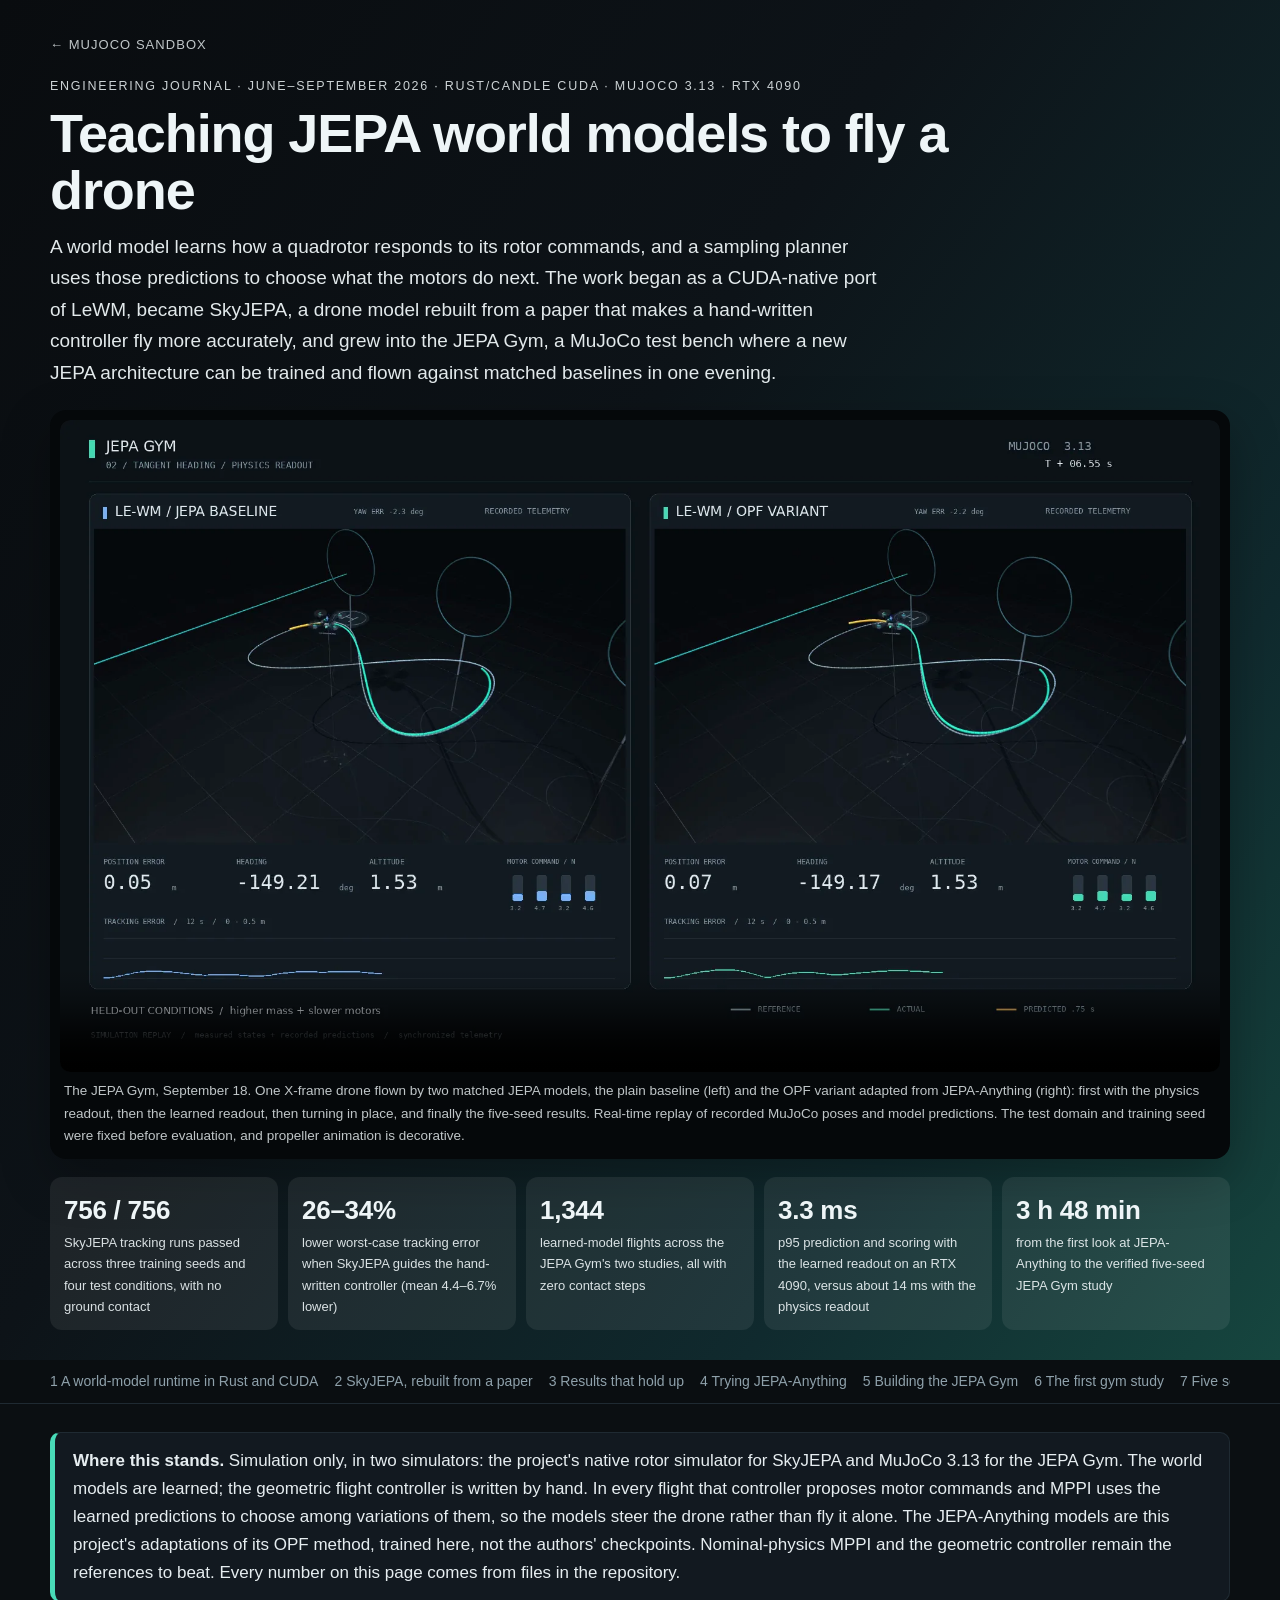
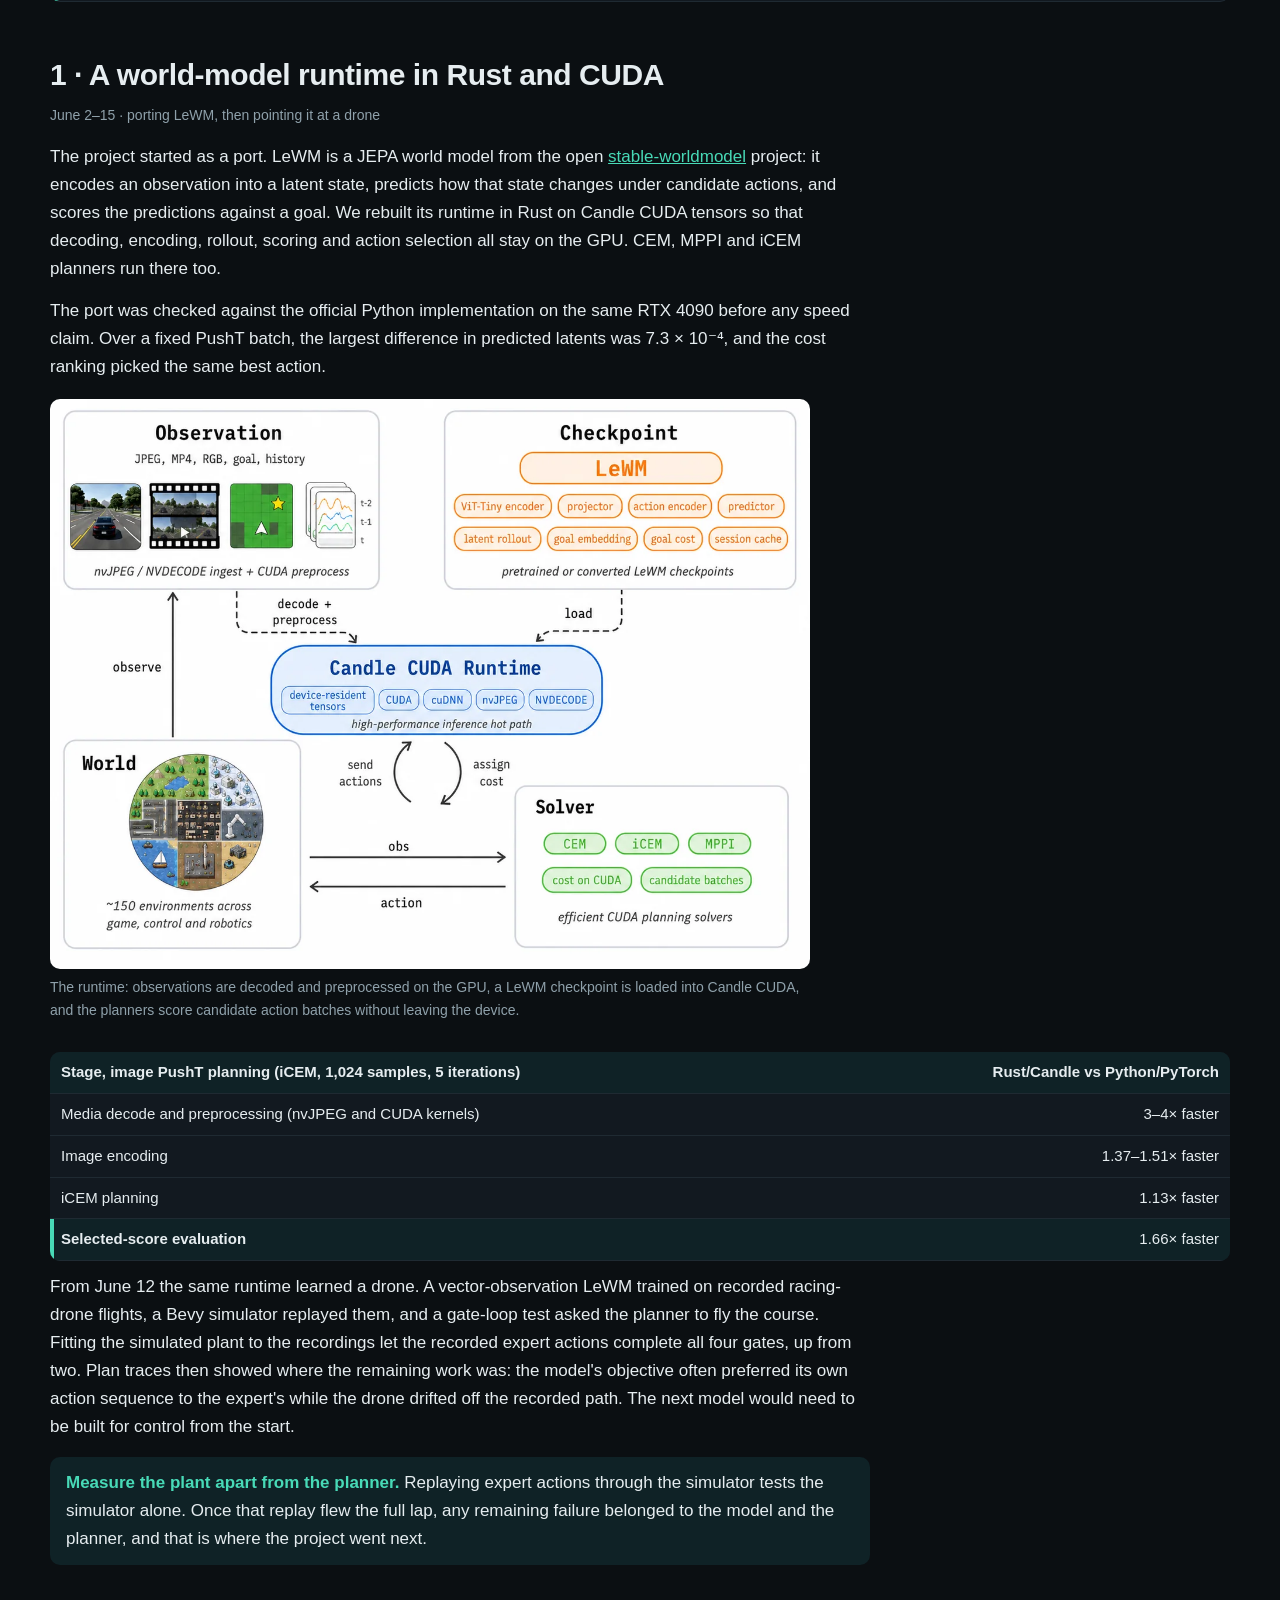
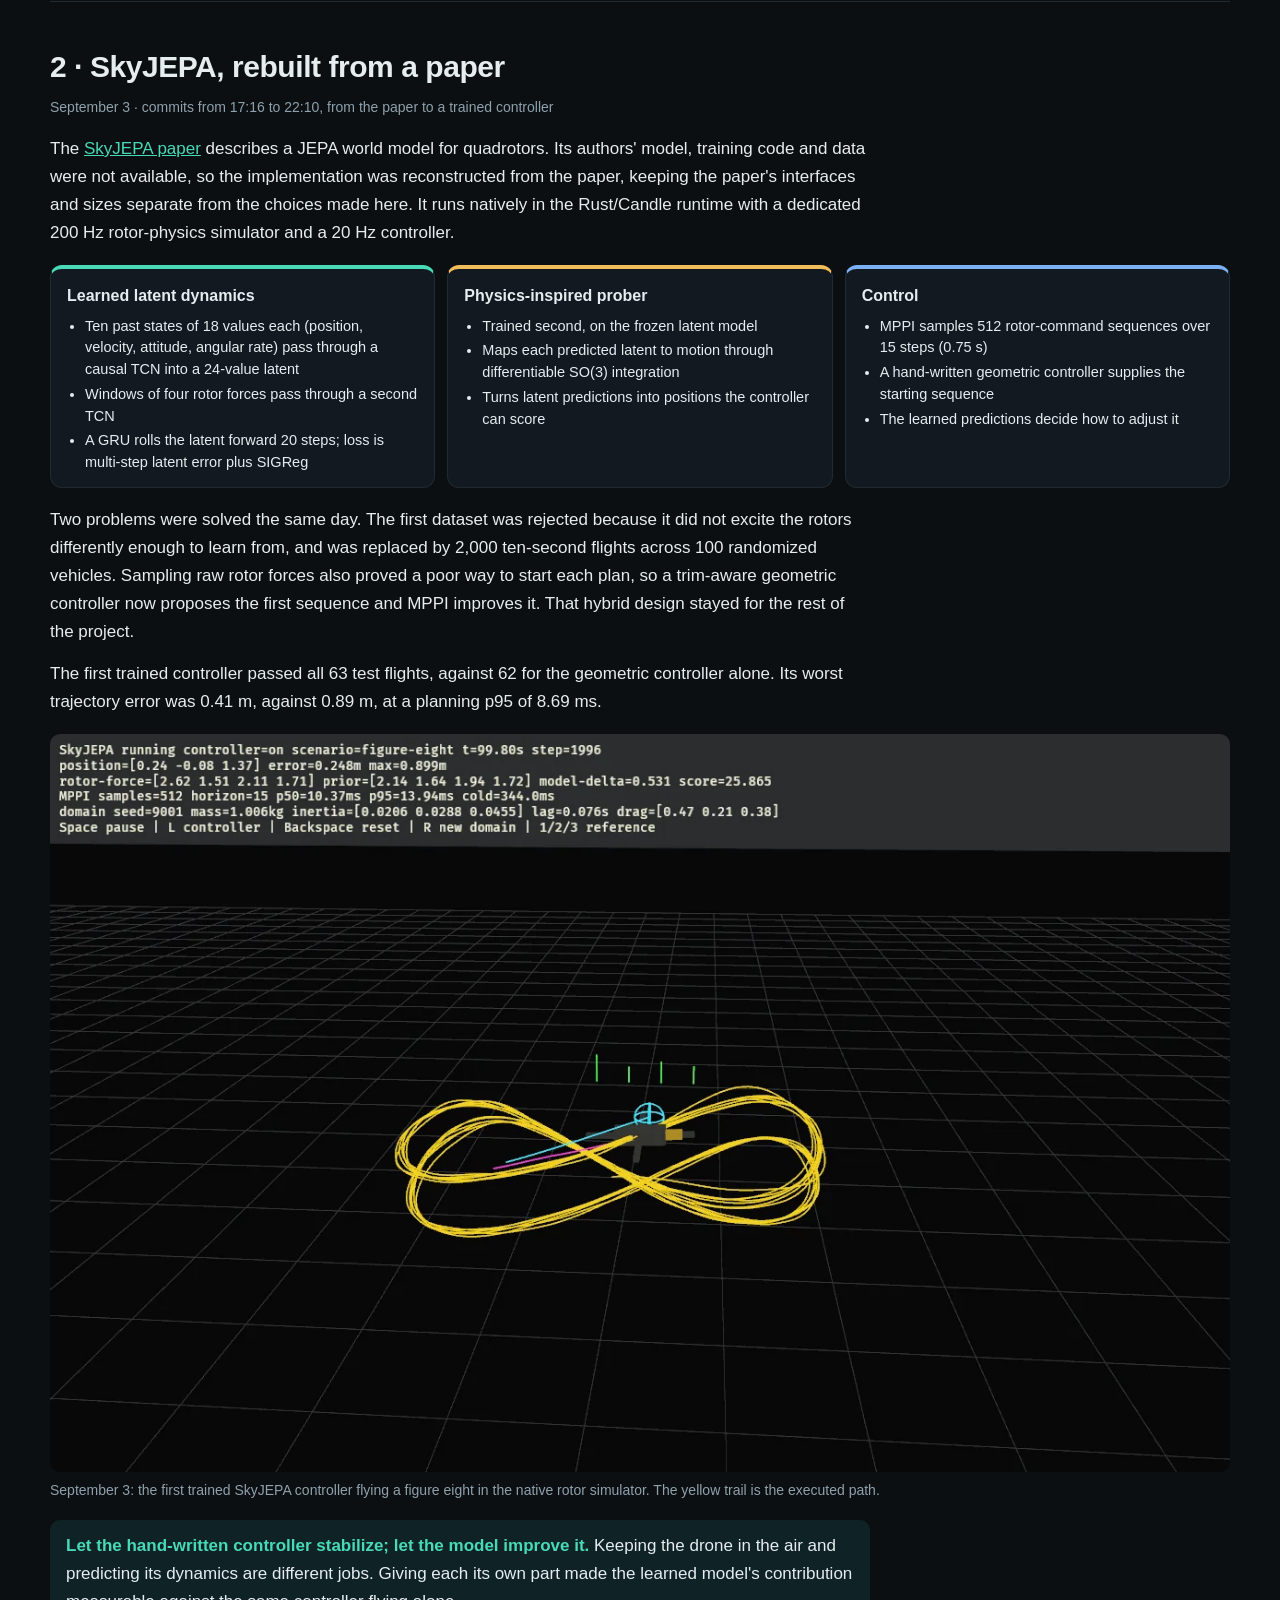
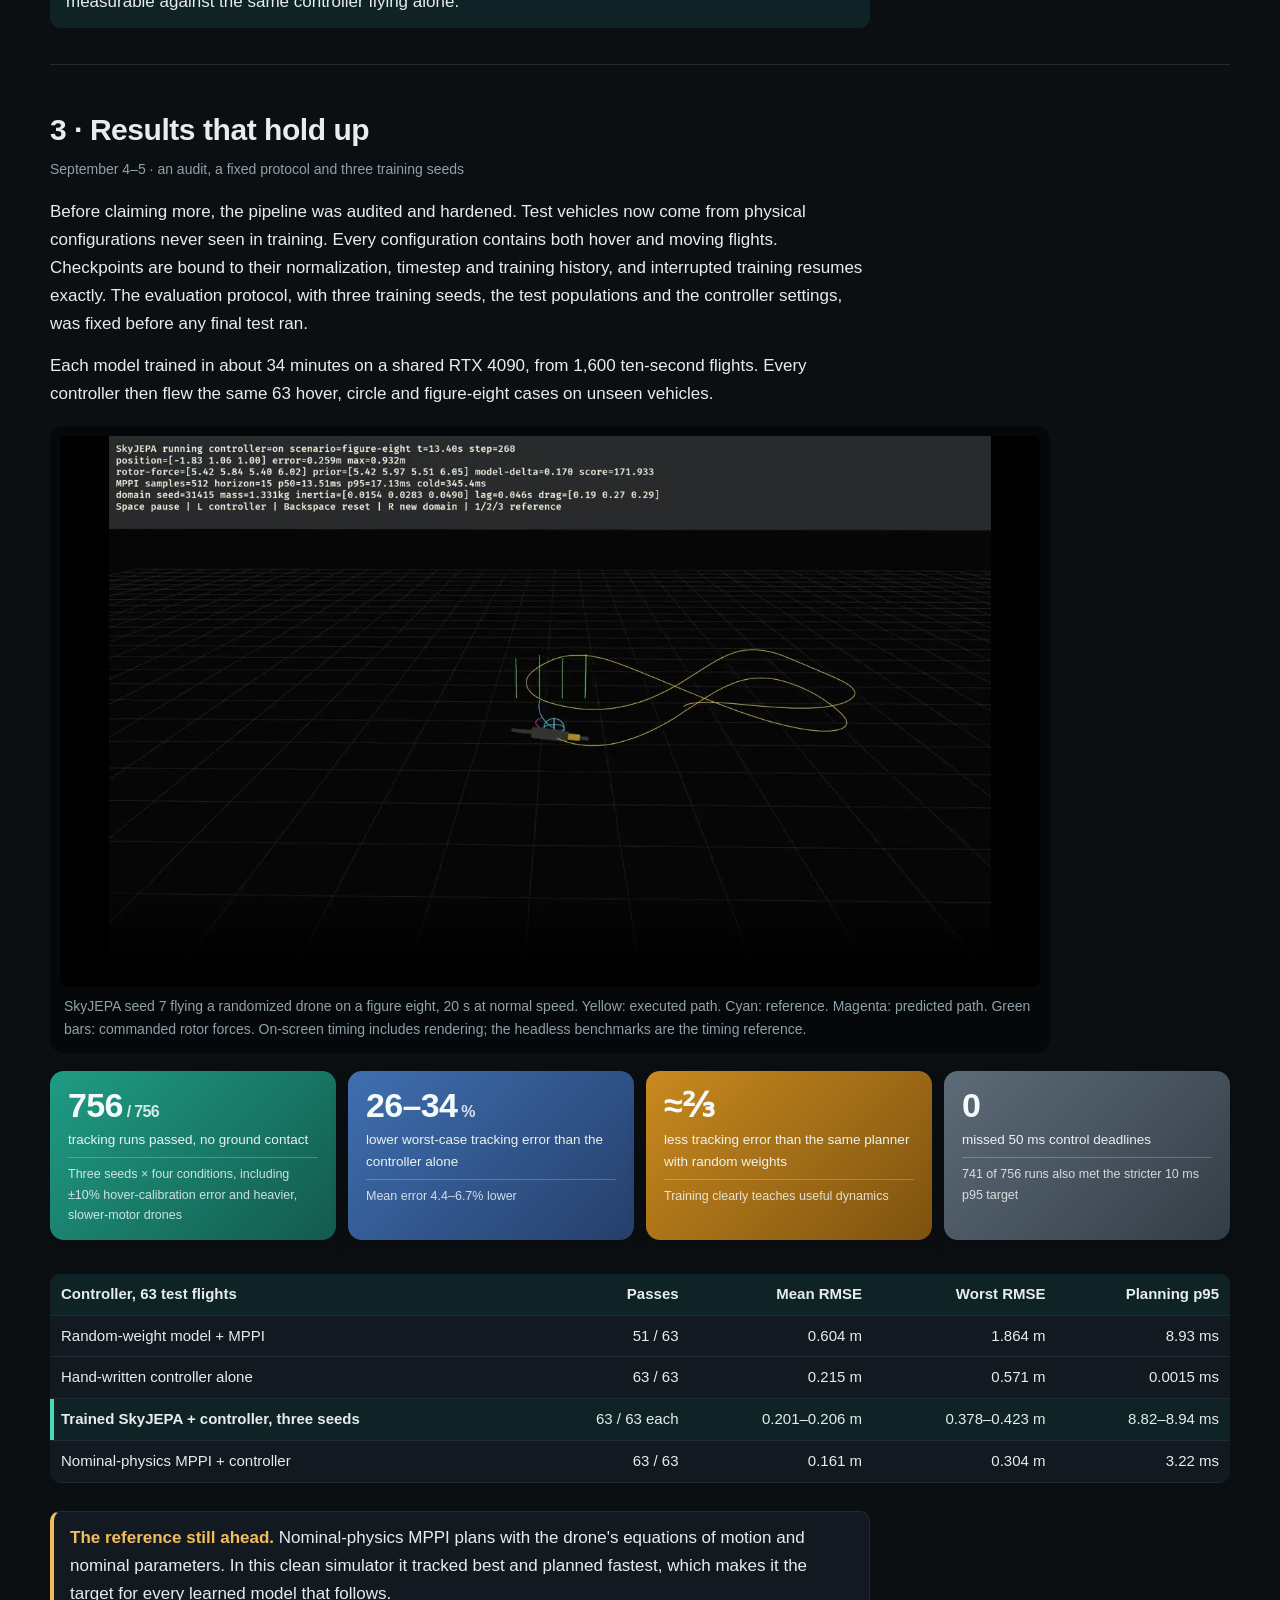
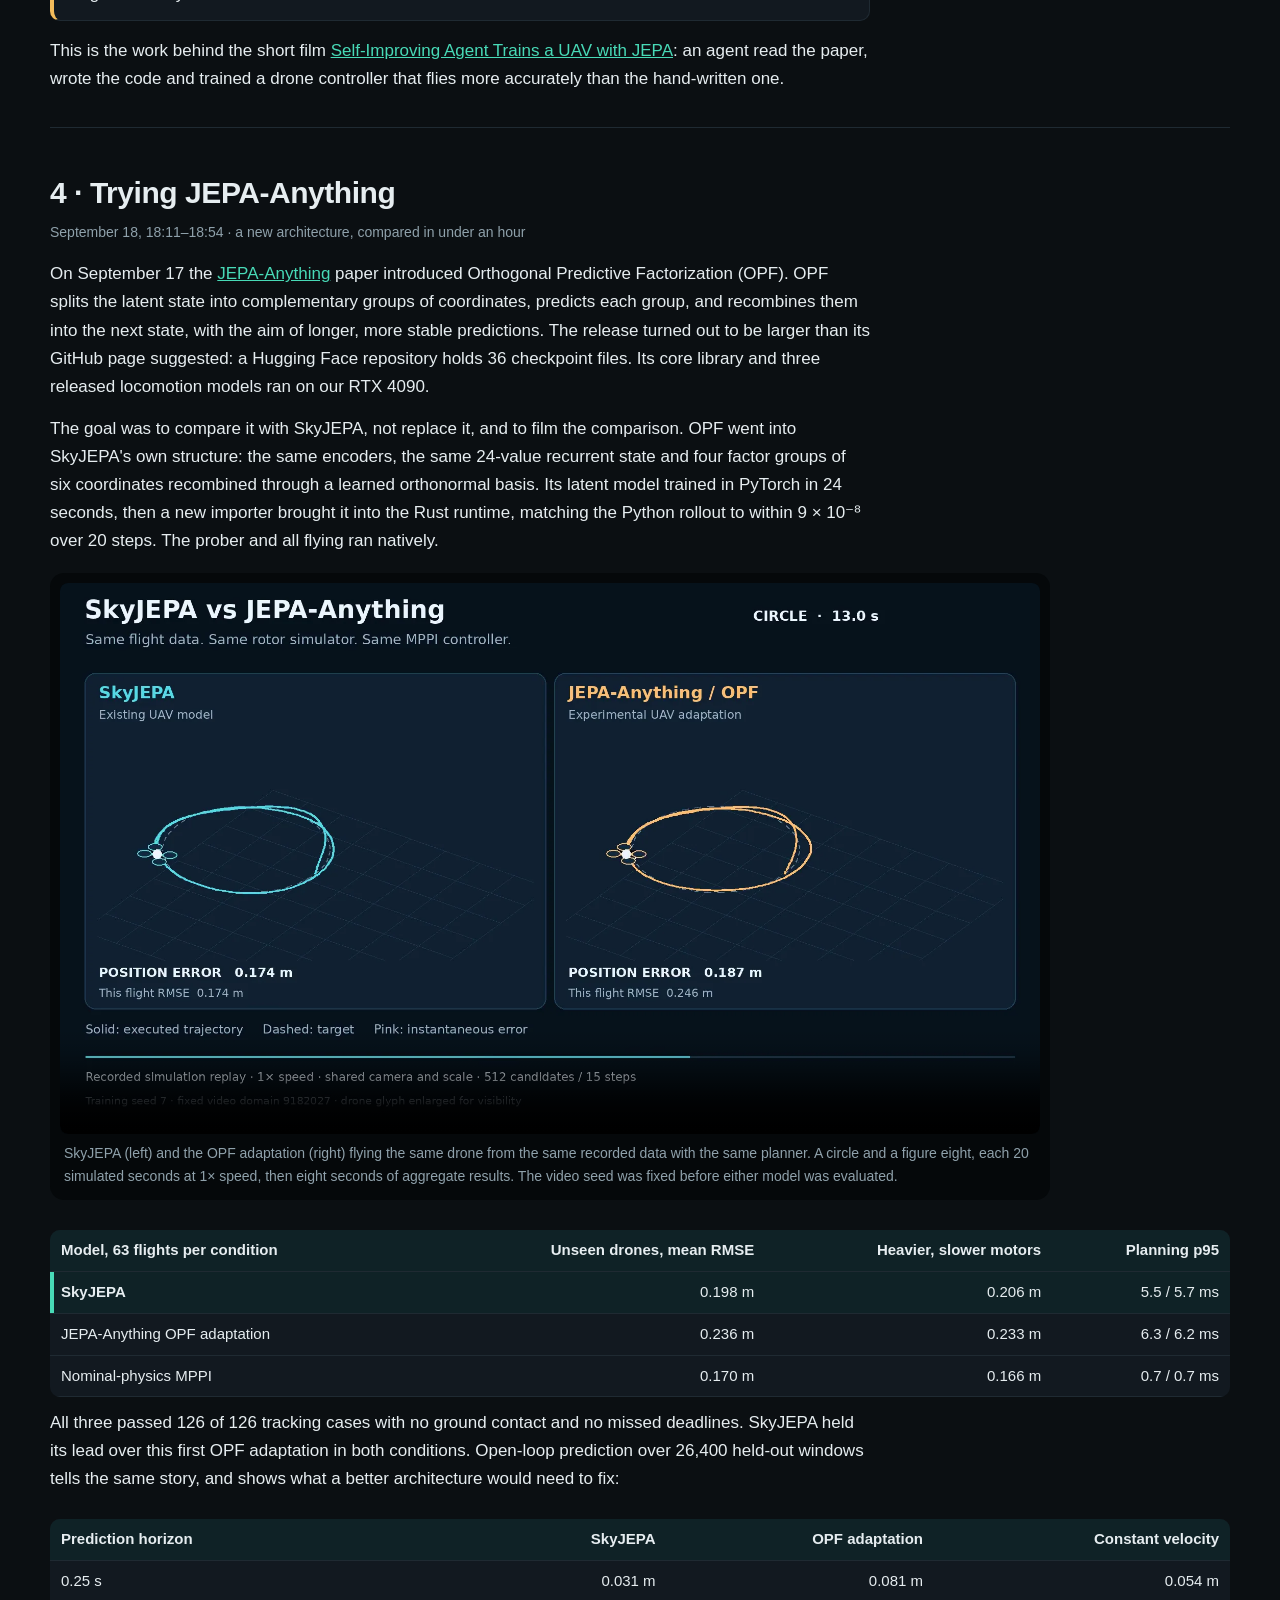
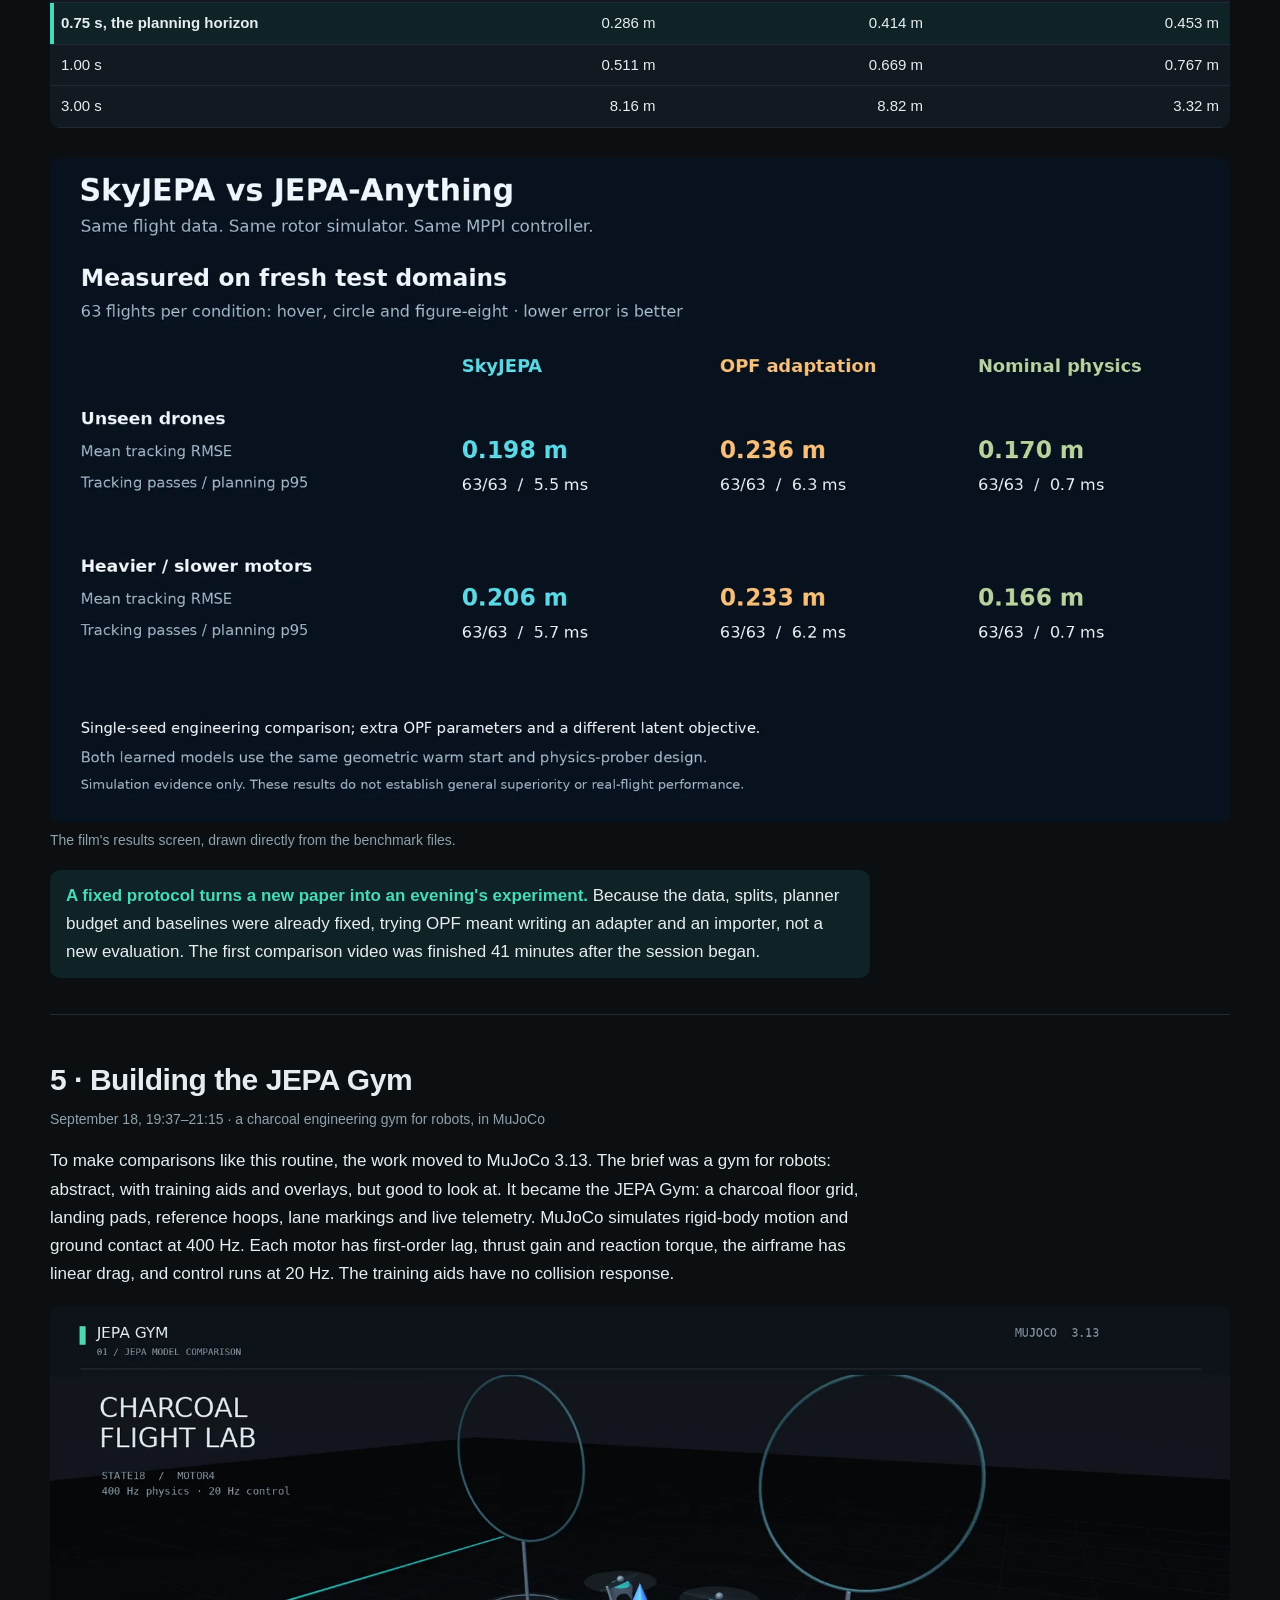
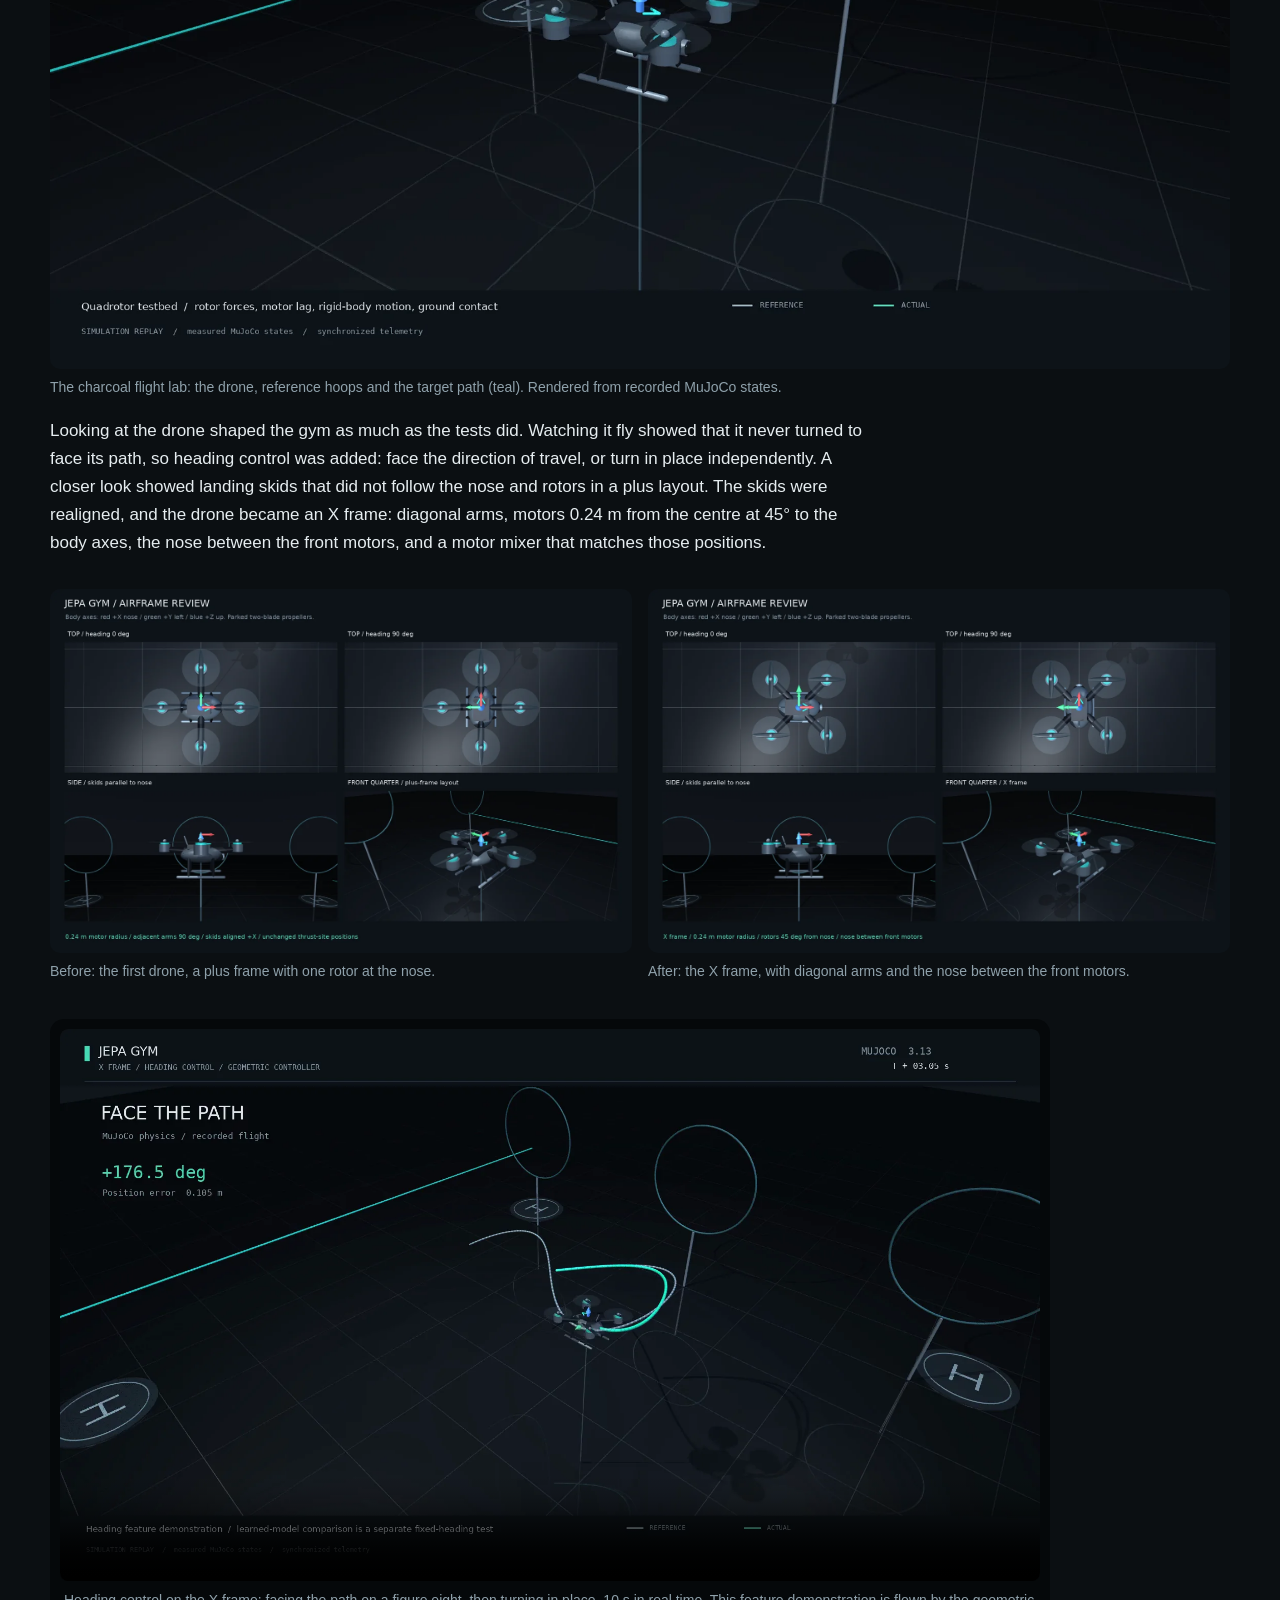
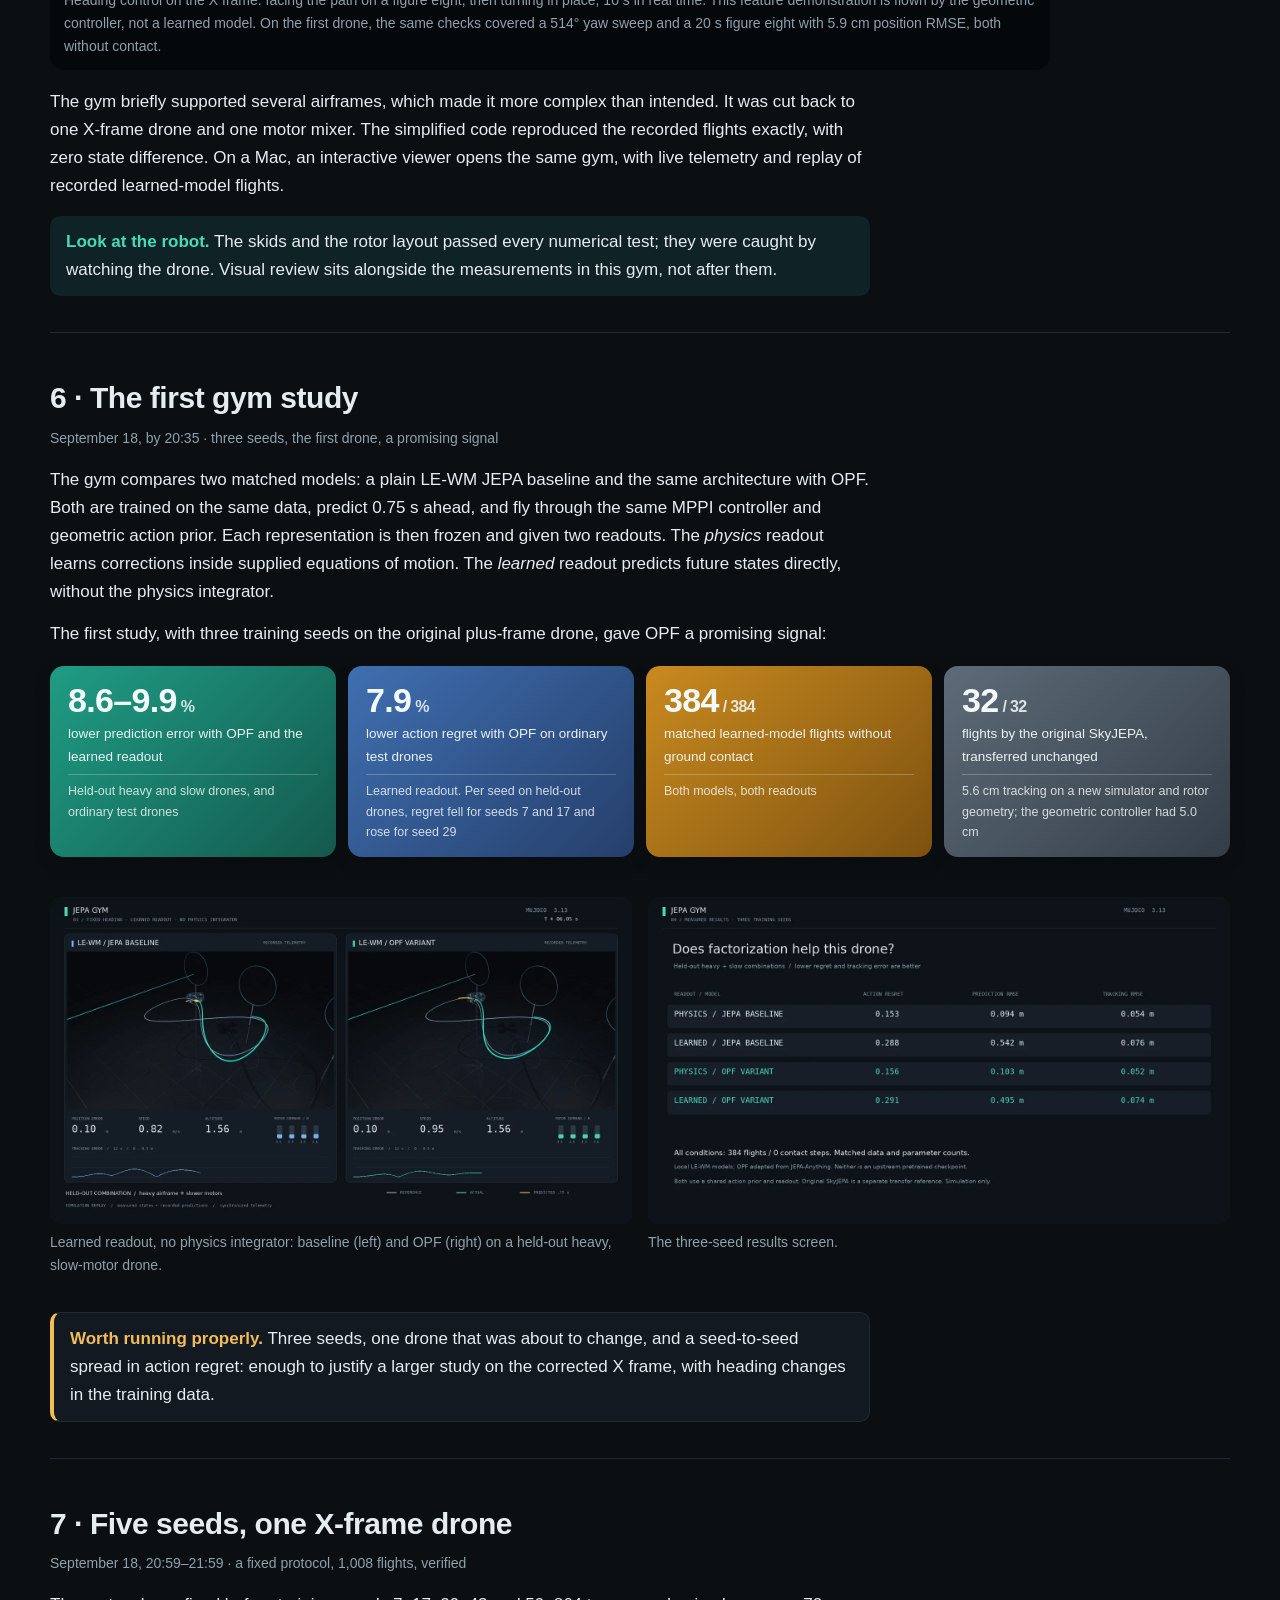
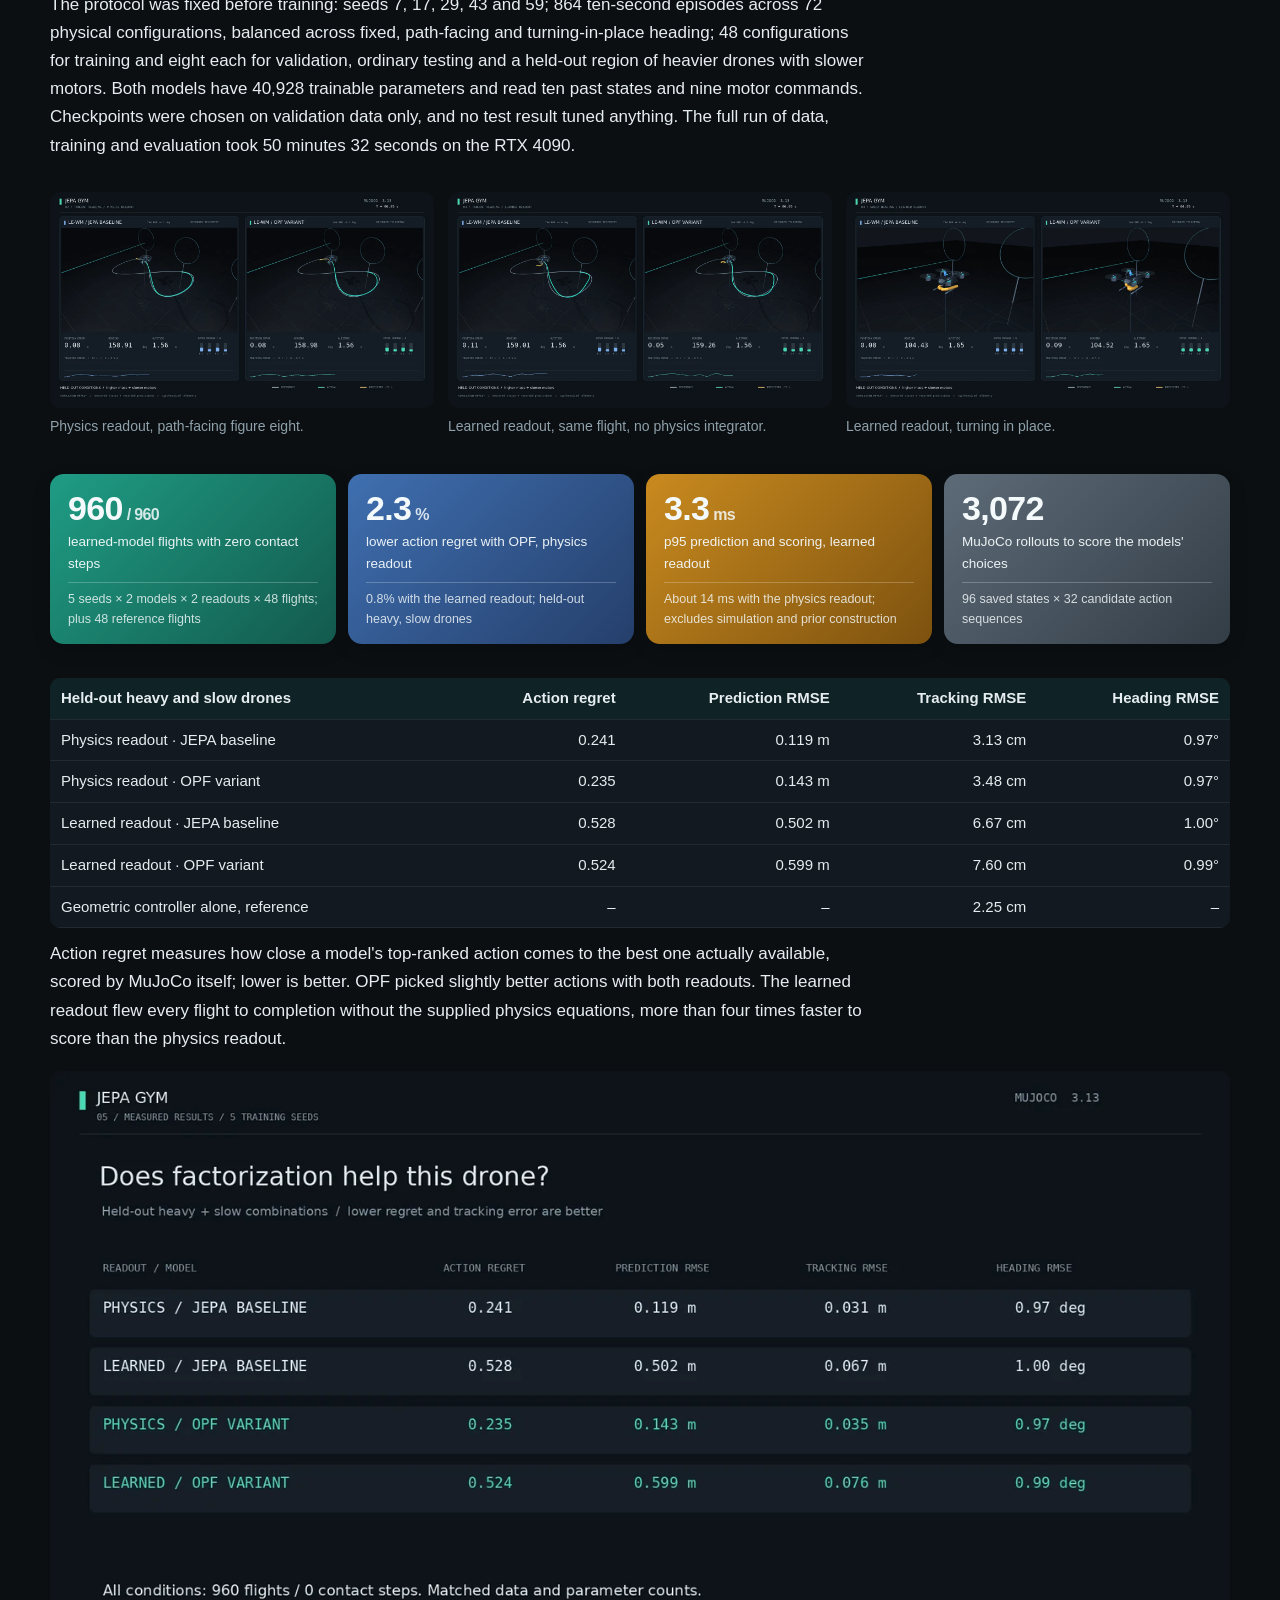
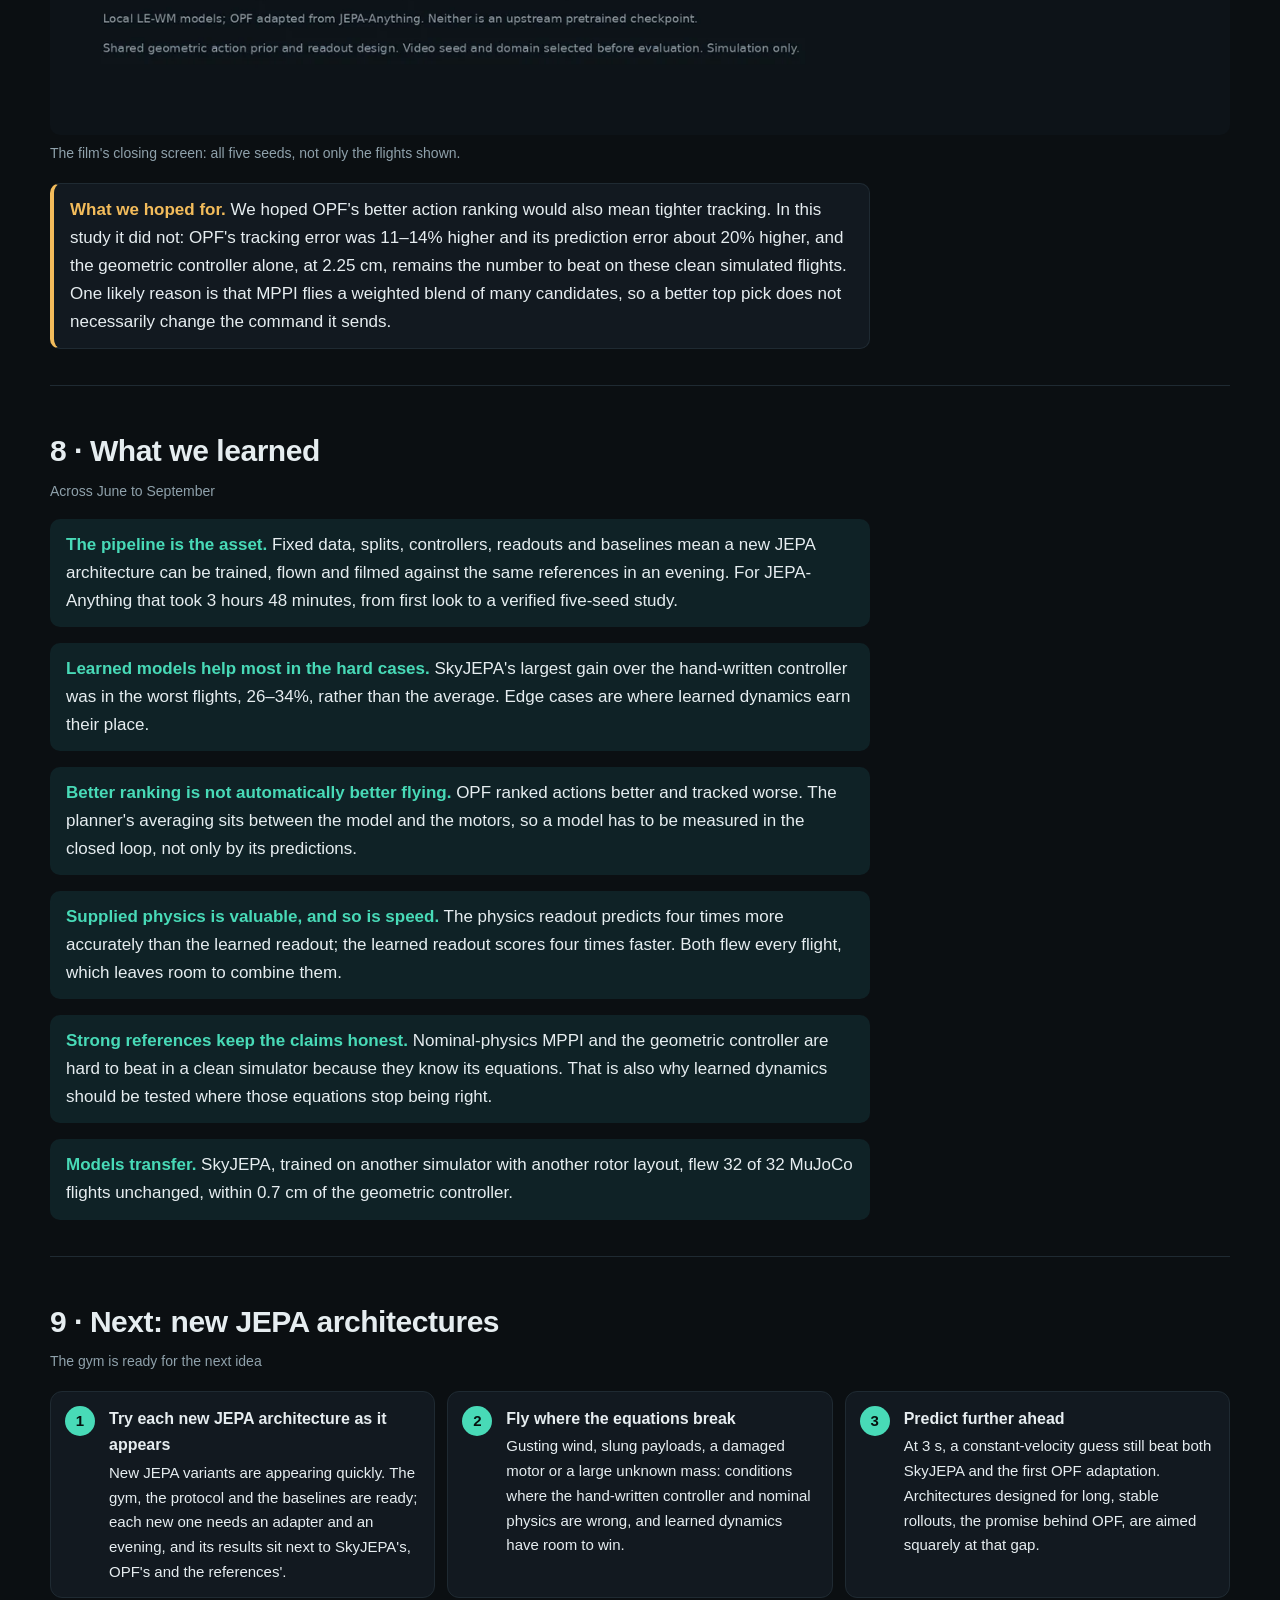
<file: index.html>
<!doctype html>
<html lang="en">
<head>
  <meta charset="utf-8">
  <meta name="viewport" content="width=device-width, initial-scale=1">
  <title>JEPA Flight Journal</title>
  <meta name="description" content="A Rust/Candle CUDA world-model runtime, SkyJEPA drone control rebuilt from a paper, and the MuJoCo JEPA Gym, where new JEPA architectures such as JEPA-Anything are trained and flown against matched baselines.">
  <meta name="theme-color" content="#0b0f12">
  <link rel="stylesheet" href="journal.css?v=179e5bb85479">
  <style>:root { color-scheme: dark; --bg: #0b0f12; --text: #e6edf0; --muted: #8fa1ab; --card: #121920; --line: #1f2a32; --link: #48dab7; --chip: #17212a; --soft: #0f2226; --bad: #f08a6c; --bad-soft: #2a1c1b; --accent: #48dab7; --accent-2: #f3bc5b; --accent-3: #7bb1f4; --on-accent: #06120f; --hero: linear-gradient(125deg, #090c0f 0%, #0d1318 42%, #102a2e 76%, #16463f 100%); --hero-text: #eef5f7; --film: #05080a; --metric: rgba(255, 255, 255, .07); --toc: rgba(11, 15, 18, .9); --tile-1: linear-gradient(135deg, #1f9c84, #135a4d); --tile-2: linear-gradient(135deg, #3f6fb0, #253f6b); --tile-3: linear-gradient(135deg, #c98a1f, #7d520f); --tile-4: linear-gradient(135deg, #5d6b78, #333d46); --tile-text: #f4fafb; }</style>
</head>
<body>
<header class="hero">
  <div class="wrap">
    <a class="home-link" href="https://rozgo.github.io/mujoco-sandbox/">&larr; MuJoCo Sandbox</a>
    <p class="eyebrow">Engineering journal · June–September 2026 · Rust/Candle CUDA · MuJoCo 3.13 · RTX 4090</p>
    <h1>Teaching JEPA world models to fly a drone</h1>
    <p class="lede">A world model learns how a quadrotor responds to its rotor commands, and a sampling planner uses those predictions to choose what the motors do next. The work began as a CUDA-native port of LeWM, became SkyJEPA, a drone model rebuilt from a paper that makes a hand-written controller fly more accurately, and grew into the JEPA Gym, a MuJoCo test bench where a new JEPA architecture can be trained and flown against matched baselines in one evening.</p>
    <figure class="hero-film">
      <video src="media/gym_film.mp4" poster="media/gym_film_poster.webp" controls muted playsinline preload="metadata"></video>
      <figcaption>The JEPA Gym, September 18. One X-frame drone flown by two matched JEPA models, the plain baseline (left) and the OPF variant adapted from JEPA-Anything (right): first with the physics readout, then the learned readout, then turning in place, and finally the five-seed results. Real-time replay of recorded MuJoCo poses and model predictions. The test domain and training seed were fixed before evaluation, and propeller animation is decorative.</figcaption>
    </figure>
    <div class="metrics"><div class="metric"><div class="value">756 / 756</div><div class="label">SkyJEPA tracking runs passed across three training seeds and four test conditions, with no ground contact</div></div><div class="metric"><div class="value">26–34%</div><div class="label">lower worst-case tracking error when SkyJEPA guides the hand-written controller (mean 4.4–6.7% lower)</div></div><div class="metric"><div class="value">1,344</div><div class="label">learned-model flights across the JEPA Gym's two studies, all with zero contact steps</div></div><div class="metric"><div class="value">3.3 ms</div><div class="label">p95 prediction and scoring with the learned readout on an RTX 4090, versus about 14 ms with the physics readout</div></div><div class="metric"><div class="value">3 h 48 min</div><div class="label">from the first look at JEPA-Anything to the verified five-seed JEPA Gym study</div></div></div>
  </div>
</header>

<nav class="toc" aria-label="Chapters">
  <div class="wrap"><a href="#runtime">1 A world-model runtime in Rust and CUDA</a><a href="#skyjepa">2 SkyJEPA, rebuilt from a paper</a><a href="#evidence">3 Results that hold up</a><a href="#jepa-anything">4 Trying JEPA-Anything</a><a href="#gym">5 Building the JEPA Gym</a><a href="#first-study">6 The first gym study</a><a href="#five-seeds">7 Five seeds, one X-frame drone</a><a href="#learned">8 What we learned</a><a href="#next">9 Next: new JEPA architectures</a></div>
</nav>

<main class="wrap">
  <div class="scope"><strong>Where this stands.</strong> Simulation only, in two simulators: the project's native rotor simulator for SkyJEPA and MuJoCo 3.13 for the JEPA Gym. The world models are learned; the geometric flight controller is written by hand. In every flight that controller proposes motor commands and MPPI uses the learned predictions to choose among variations of them, so the models steer the drone rather than fly it alone. The JEPA-Anything models are this project's adaptations of its OPF method, trained here, not the authors' checkpoints. Nominal-physics MPPI and the geometric controller remain the references to beat. Every number on this page comes from files in the repository.</div>
  <section id="runtime">
    <h2>1 · A world-model runtime in Rust and CUDA</h2>
    <p class="when">June 2–15 · porting LeWM, then pointing it at a drone</p>
    <div class="prose">
      <p>The project started as a port. LeWM is a JEPA world model from the open
        <a href="https://github.com/galilai-group/stable-worldmodel">stable-worldmodel</a> project: it encodes an
        observation into a latent state, predicts how that state changes under candidate actions, and scores the
        predictions against a goal. We rebuilt its runtime in Rust on Candle CUDA tensors so that decoding, encoding,
        rollout, scoring and action selection all stay on the GPU. CEM, MPPI and iCEM planners run there too.</p>
      <p>The port was checked against the official Python implementation on the same RTX 4090 before any speed claim.
        Over a fixed PushT batch, the largest difference in predicted latents was 7.3 × 10⁻⁴, and the cost ranking
        picked the same best action.</p>
    </div>
    <figure style="max-width: 760px"><img src="media/runtime.webp" alt="Runtime diagram: observations decoded on the GPU, a LeWM checkpoint, the Candle CUDA runtime and CUDA planners" loading="lazy">
      <figcaption>The runtime: observations are decoded and preprocessed on the GPU, a LeWM checkpoint is loaded into
        Candle CUDA, and the planners score candidate action batches without leaving the device.</figcaption></figure>
    <div class="table-wrap"><table>
      <tr><th>Stage, image PushT planning (iCEM, 1,024 samples, 5 iterations)</th><th class="num">Rust/Candle vs Python/PyTorch</th></tr>
      <tr><td>Media decode and preprocessing (nvJPEG and CUDA kernels)</td><td class="num">3–4× faster</td></tr>
      <tr><td>Image encoding</td><td class="num">1.37–1.51× faster</td></tr>
      <tr><td>iCEM planning</td><td class="num">1.13× faster</td></tr>
      <tr class="hl"><td>Selected-score evaluation</td><td class="num">1.66× faster</td></tr>
    </table></div>
    <div class="prose">
      <p>From June 12 the same runtime learned a drone. A vector-observation LeWM trained on recorded racing-drone
        flights, a Bevy simulator replayed them, and a gate-loop test asked the planner to fly the course. Fitting the
        simulated plant to the recordings let the recorded expert actions complete all four gates, up from two.
        Plan traces then showed where the remaining work was: the model's objective often preferred its own action
        sequence to the expert's while the drone drifted off the recorded path. The next model would need to be built
        for control from the start.</p>
    </div>
    <div class="lesson"><strong>Measure the plant apart from the planner.</strong> Replaying expert actions through
      the simulator tests the simulator alone. Once that replay flew the full lap, any remaining failure belonged to
      the model and the planner, and that is where the project went next.</div>
  </section>

  <section id="skyjepa">
    <h2>2 · SkyJEPA, rebuilt from a paper</h2>
    <p class="when">September 3 · commits from 17:16 to 22:10, from the paper to a trained controller</p>
    <div class="prose">
      <p>The <a href="https://arxiv.org/html/2606.23444">SkyJEPA paper</a> describes a JEPA world model for quadrotors.
        Its authors' model, training code and data were not available, so the implementation was reconstructed from
        the paper, keeping the paper's interfaces and sizes separate from the choices made here. It runs natively in
        the Rust/Candle runtime with a dedicated 200 Hz rotor-physics simulator and a 20 Hz controller.</p>
    </div>
    <div class="spec-cards">
      <div class="card"><h4>Learned latent dynamics</h4><ul>
        <li>Ten past states of 18 values each (position, velocity, attitude, angular rate) pass through a causal TCN into a 24-value latent</li>
        <li>Windows of four rotor forces pass through a second TCN</li>
        <li>A GRU rolls the latent forward 20 steps; loss is multi-step latent error plus SIGReg</li>
      </ul></div>
      <div class="card"><h4>Physics-inspired prober</h4><ul>
        <li>Trained second, on the frozen latent model</li>
        <li>Maps each predicted latent to motion through differentiable SO(3) integration</li>
        <li>Turns latent predictions into positions the controller can score</li>
      </ul></div>
      <div class="card"><h4>Control</h4><ul>
        <li>MPPI samples 512 rotor-command sequences over 15 steps (0.75 s)</li>
        <li>A hand-written geometric controller supplies the starting sequence</li>
        <li>The learned predictions decide how to adjust it</li>
      </ul></div>
    </div>
    <div class="prose">
      <p>Two problems were solved the same day. The first dataset was rejected because it did not excite the rotors
        differently enough to learn from, and was replaced by 2,000 ten-second flights across 100 randomized vehicles.
        Sampling raw rotor forces also proved a poor way to start each plan, so a trim-aware geometric controller now
        proposes the first sequence and MPPI improves it. That hybrid design stayed for the rest of the project.</p>
      <p>The first trained controller passed all 63 test flights, against 62 for the geometric controller alone. Its
        worst trajectory error was 0.41 m, against 0.89 m, at a planning p95 of 8.69 ms.</p>
    </div>
    <figure><img src="media/skyjepa_first.webp" alt="The native SkyJEPA simulator: a drone tracing a yellow figure-eight trail" loading="lazy">
      <figcaption>September 3: the first trained SkyJEPA controller flying a figure eight in the native rotor simulator.
        The yellow trail is the executed path.</figcaption></figure>
    <div class="lesson"><strong>Let the hand-written controller stabilize; let the model improve it.</strong>
      Keeping the drone in the air and predicting its dynamics are different jobs. Giving each its own part made the
      learned model's contribution measurable against the same controller flying alone.</div>
  </section>

  <section id="evidence">
    <h2>3 · Results that hold up</h2>
    <p class="when">September 4–5 · an audit, a fixed protocol and three training seeds</p>
    <div class="prose">
      <p>Before claiming more, the pipeline was audited and hardened. Test vehicles now come from physical
        configurations never seen in training. Every configuration contains both hover and moving flights. Checkpoints
        are bound to their normalization, timestep and training history, and interrupted training resumes exactly.
        The evaluation protocol, with three training seeds, the test populations and the controller settings, was
        fixed before any final test ran.</p>
      <p>Each model trained in about 34 minutes on a shared RTX 4090, from 1,600 ten-second flights. Every controller
        then flew the same 63 hover, circle and figure-eight cases on unseen vehicles.</p>
    </div>
    <figure class="film"><video src="media/skyjepa_film.mp4" poster="media/skyjepa_film_poster.webp" controls muted playsinline preload="metadata"></video>
      <figcaption>SkyJEPA seed 7 flying a randomized drone on a figure eight, 20 s at normal speed. Yellow: executed
        path. Cyan: reference. Magenta: predicted path. Green bars: commanded rotor forces. On-screen timing includes
        rendering; the headless benchmarks are the timing reference.</figcaption></figure>
    <div class="result-strip">
      <div class="tile"><div class="big">756<small>/ 756</small></div><div class="what">tracking runs passed, no ground contact</div><div class="vs">Three seeds × four conditions, including ±10% hover-calibration error and heavier, slower-motor drones</div></div>
      <div class="tile"><div class="big">26–34<small>%</small></div><div class="what">lower worst-case tracking error than the controller alone</div><div class="vs">Mean error 4.4–6.7% lower</div></div>
      <div class="tile"><div class="big">≈⅔</div><div class="what">less tracking error than the same planner with random weights</div><div class="vs">Training clearly teaches useful dynamics</div></div>
      <div class="tile"><div class="big">0</div><div class="what">missed 50 ms control deadlines</div><div class="vs">741 of 756 runs also met the stricter 10 ms p95 target</div></div>
    </div>
    <div class="table-wrap"><table>
      <tr><th>Controller, 63 test flights</th><th class="num">Passes</th><th class="num">Mean RMSE</th><th class="num">Worst RMSE</th><th class="num">Planning p95</th></tr>
      <tr><td>Random-weight model + MPPI</td><td class="num">51 / 63</td><td class="num">0.604 m</td><td class="num">1.864 m</td><td class="num">8.93 ms</td></tr>
      <tr><td>Hand-written controller alone</td><td class="num">63 / 63</td><td class="num">0.215 m</td><td class="num">0.571 m</td><td class="num">0.0015 ms</td></tr>
      <tr class="hl"><td>Trained SkyJEPA + controller, three seeds</td><td class="num">63 / 63 each</td><td class="num">0.201–0.206 m</td><td class="num">0.378–0.423 m</td><td class="num">8.82–8.94 ms</td></tr>
      <tr><td>Nominal-physics MPPI + controller</td><td class="num">63 / 63</td><td class="num">0.161 m</td><td class="num">0.304 m</td><td class="num">3.22 ms</td></tr>
    </table></div>
    <div class="note-box"><strong>The reference still ahead.</strong> Nominal-physics MPPI plans with the drone's
      equations of motion and nominal parameters. In this clean simulator it tracked best and planned fastest, which
      makes it the target for every learned model that follows.</div>
    <div class="prose">
      <p>This is the work behind the short film
        <a href="https://www.youtube.com/watch?v=300rm4mPcYg">Self-Improving Agent Trains a UAV with JEPA</a>: an agent
        read the paper, wrote the code and trained a drone controller that flies more accurately than the hand-written
        one.</p>
    </div>
  </section>

  <section id="jepa-anything">
    <h2>4 · Trying JEPA-Anything</h2>
    <p class="when">September 18, 18:11–18:54 · a new architecture, compared in under an hour</p>
    <div class="prose">
      <p>On September 17 the <a href="https://github.com/Gen-Verse/JEPA-Anything">JEPA-Anything</a> paper introduced
        Orthogonal Predictive Factorization (OPF). OPF splits the latent state into complementary groups of coordinates,
        predicts each group, and recombines them into the next state, with the aim of longer, more stable predictions.
        The release turned out to be larger than its GitHub page suggested: a Hugging Face repository holds 36 checkpoint
        files. Its core library and three released locomotion models ran on our RTX 4090.</p>
      <p>The goal was to compare it with SkyJEPA, not replace it, and to film the comparison. OPF went into SkyJEPA's
        own structure: the same encoders, the same 24-value recurrent state and four factor groups of six coordinates
        recombined through a learned orthonormal basis. Its latent model trained in PyTorch in 24 seconds, then a new
        importer brought it into the Rust runtime, matching the Python rollout to within 9 × 10⁻⁸ over 20 steps. The
        prober and all flying ran natively.</p>
    </div>
    <figure class="film"><video src="media/opf_film.mp4" poster="media/opf_film_poster.webp" controls muted playsinline preload="metadata"></video>
      <figcaption>SkyJEPA (left) and the OPF adaptation (right) flying the same drone from the same recorded data with
        the same planner. A circle and a figure eight, each 20 simulated seconds at 1× speed, then eight seconds of
        aggregate results. The video seed was fixed before either model was evaluated.</figcaption></figure>
    <div class="table-wrap"><table>
      <tr><th>Model, 63 flights per condition</th><th class="num">Unseen drones, mean RMSE</th><th class="num">Heavier, slower motors</th><th class="num">Planning p95</th></tr>
      <tr class="hl"><td>SkyJEPA</td><td class="num">0.198 m</td><td class="num">0.206 m</td><td class="num">5.5 / 5.7 ms</td></tr>
      <tr><td>JEPA-Anything OPF adaptation</td><td class="num">0.236 m</td><td class="num">0.233 m</td><td class="num">6.3 / 6.2 ms</td></tr>
      <tr><td>Nominal-physics MPPI</td><td class="num">0.170 m</td><td class="num">0.166 m</td><td class="num">0.7 / 0.7 ms</td></tr>
    </table></div>
    <div class="prose">
      <p>All three passed 126 of 126 tracking cases with no ground contact and no missed deadlines. SkyJEPA held its
        lead over this first OPF adaptation in both conditions. Open-loop prediction over 26,400 held-out windows tells
        the same story, and shows what a better architecture would need to fix:</p>
    </div>
    <div class="table-wrap"><table>
      <tr><th>Prediction horizon</th><th class="num">SkyJEPA</th><th class="num">OPF adaptation</th><th class="num">Constant velocity</th></tr>
      <tr><td>0.25 s</td><td class="num">0.031 m</td><td class="num">0.081 m</td><td class="num">0.054 m</td></tr>
      <tr class="hl"><td>0.75 s, the planning horizon</td><td class="num">0.286 m</td><td class="num">0.414 m</td><td class="num">0.453 m</td></tr>
      <tr><td>1.00 s</td><td class="num">0.511 m</td><td class="num">0.669 m</td><td class="num">0.767 m</td></tr>
      <tr><td>3.00 s</td><td class="num">8.16 m</td><td class="num">8.82 m</td><td class="num">3.32 m</td></tr>
    </table></div>
    <figure><img src="media/opf_results.webp" alt="Results screen: SkyJEPA, OPF adaptation and nominal physics tracking errors on unseen and heavier drones" loading="lazy">
      <figcaption>The film's results screen, drawn directly from the benchmark files.</figcaption></figure>
    <div class="lesson"><strong>A fixed protocol turns a new paper into an evening's experiment.</strong> Because the
      data, splits, planner budget and baselines were already fixed, trying OPF meant writing an adapter and an
      importer, not a new evaluation. The first comparison video was finished 41 minutes after the session began.</div>
  </section>

  <section id="gym">
    <h2>5 · Building the JEPA Gym</h2>
    <p class="when">September 18, 19:37–21:15 · a charcoal engineering gym for robots, in MuJoCo</p>
    <div class="prose">
      <p>To make comparisons like this routine, the work moved to MuJoCo 3.13. The brief was a gym for robots:
        abstract, with training aids and overlays, but good to look at. It became the JEPA Gym: a charcoal floor grid,
        landing pads, reference hoops, lane markings and live telemetry. MuJoCo simulates rigid-body motion and ground
        contact at 400 Hz. Each motor has first-order lag, thrust gain and reaction torque, the airframe has linear
        drag, and control runs at 20 Hz. The training aids have no collision response.</p>
    </div>
    <figure><img src="media/gym_scene.webp" alt="The JEPA Gym: a charcoal drone hovering among reference hoops on a dark grid" loading="lazy">
      <figcaption>The charcoal flight lab: the drone, reference hoops and the target path (teal). Rendered from recorded
        MuJoCo states.</figcaption></figure>
    <div class="prose">
      <p>Looking at the drone shaped the gym as much as the tests did. Watching it fly showed that it never turned to
        face its path, so heading control was added: face the direction of travel, or turn in place independently. A
        closer look showed landing skids that did not follow the nose and rotors in a plus layout. The skids were
        realigned, and the drone became an X frame: diagonal arms, motors 0.24 m from the centre at 45° to the body
        axes, the nose between the front motors, and a motor mixer that matches those positions.</p>
    </div>
    <div class="grid2">
      <figure><img src="media/plus_review.webp" alt="Airframe review of the first plus-frame drone from four views" loading="lazy">
        <figcaption>Before: the first drone, a plus frame with one rotor at the nose.</figcaption></figure>
      <figure><img src="media/x_review.webp" alt="Airframe review of the X-frame drone from four views" loading="lazy">
        <figcaption>After: the X frame, with diagonal arms and the nose between the front motors.</figcaption></figure>
    </div>
    <figure class="film"><video src="media/heading_film.mp4" poster="media/heading_film_poster.webp" controls muted playsinline preload="metadata"></video>
      <figcaption>Heading control on the X frame: facing the path on a figure eight, then turning in place, 10 s in
        real time. This feature demonstration is flown by the geometric controller, not a learned model. On the first
        drone, the same checks covered a 514° yaw sweep and a 20 s figure eight with 5.9 cm position RMSE, both without
        contact.</figcaption></figure>
    <div class="prose">
      <p>The gym briefly supported several airframes, which made it more complex than intended. It was cut back to one
        X-frame drone and one motor mixer. The simplified code reproduced the recorded flights exactly, with zero state
        difference. On a Mac, an interactive viewer opens the same gym, with live telemetry and replay of recorded
        learned-model flights.</p>
    </div>
    <div class="lesson"><strong>Look at the robot.</strong> The skids and the rotor layout passed every numerical
      test; they were caught by watching the drone. Visual review sits alongside the measurements in this gym, not
      after them.</div>
  </section>

  <section id="first-study">
    <h2>6 · The first gym study</h2>
    <p class="when">September 18, by 20:35 · three seeds, the first drone, a promising signal</p>
    <div class="prose">
      <p>The gym compares two matched models: a plain LE-WM JEPA baseline and the same architecture with OPF. Both are
        trained on the same data, predict 0.75 s ahead, and fly through the same MPPI controller and geometric action
        prior. Each representation is then frozen and given
        two readouts. The <em>physics</em> readout learns corrections inside supplied equations of motion. The
        <em>learned</em> readout predicts future states directly, without the physics integrator.</p>
      <p>The first study, with three training seeds on the original plus-frame drone, gave OPF a promising signal:</p>
    </div>
    <div class="result-strip">
      <div class="tile"><div class="big">8.6–9.9<small>%</small></div><div class="what">lower prediction error with OPF and the learned readout</div><div class="vs">Held-out heavy and slow drones, and ordinary test drones</div></div>
      <div class="tile"><div class="big">7.9<small>%</small></div><div class="what">lower action regret with OPF on ordinary test drones</div><div class="vs">Learned readout. Per seed on held-out drones, regret fell for seeds 7 and 17 and rose for seed 29</div></div>
      <div class="tile"><div class="big">384<small>/ 384</small></div><div class="what">matched learned-model flights without ground contact</div><div class="vs">Both models, both readouts</div></div>
      <div class="tile"><div class="big">32<small>/ 32</small></div><div class="what">flights by the original SkyJEPA, transferred unchanged</div><div class="vs">5.6 cm tracking on a new simulator and rotor geometry; the geometric controller had 5.0 cm</div></div>
    </div>
    <div class="grid2">
      <figure><img src="media/plus_learned.webp" alt="Side-by-side flights of the JEPA baseline and OPF variant with the learned readout" loading="lazy">
        <figcaption>Learned readout, no physics integrator: baseline (left) and OPF (right) on a held-out heavy,
          slow-motor drone.</figcaption></figure>
      <figure><img src="media/plus_results.webp" alt="Results table of the three-seed study" loading="lazy">
        <figcaption>The three-seed results screen.</figcaption></figure>
    </div>
    <div class="note-box"><strong>Worth running properly.</strong> Three seeds, one drone that was about to change, and
      a seed-to-seed spread in action regret: enough to justify a larger study on the corrected X frame, with heading
      changes in the training data.</div>
  </section>

  <section id="five-seeds">
    <h2>7 · Five seeds, one X-frame drone</h2>
    <p class="when">September 18, 20:59–21:59 · a fixed protocol, 1,008 flights, verified</p>
    <div class="prose">
      <p>The protocol was fixed before training: seeds 7, 17, 29, 43 and 59; 864 ten-second episodes across 72
        physical configurations, balanced across fixed, path-facing and turning-in-place heading; 48 configurations for
        training and eight each for validation, ordinary testing and a held-out region of heavier drones with slower
        motors. Both models have 40,928 trainable parameters and read ten past states and nine motor commands.
        Checkpoints were chosen on validation data only, and no test result tuned anything. The full run of
        data, training and evaluation took 50 minutes 32 seconds on the RTX 4090.</p>
    </div>
    <div class="grid3">
      <figure><img src="media/gym_physics.webp" alt="Physics readout flights, baseline and OPF" loading="lazy"><figcaption>Physics readout, path-facing figure eight.</figcaption></figure>
      <figure><img src="media/gym_learned.webp" alt="Learned readout flights, baseline and OPF" loading="lazy"><figcaption>Learned readout, same flight, no physics integrator.</figcaption></figure>
      <figure><img src="media/gym_yaw.webp" alt="Learned readout, turning in place" loading="lazy"><figcaption>Learned readout, turning in place.</figcaption></figure>
    </div>
    <div class="result-strip">
      <div class="tile"><div class="big">960<small>/ 960</small></div><div class="what">learned-model flights with zero contact steps</div><div class="vs">5 seeds × 2 models × 2 readouts × 48 flights; plus 48 reference flights</div></div>
      <div class="tile"><div class="big">2.3<small>%</small></div><div class="what">lower action regret with OPF, physics readout</div><div class="vs">0.8% with the learned readout; held-out heavy, slow drones</div></div>
      <div class="tile"><div class="big">3.3<small>ms</small></div><div class="what">p95 prediction and scoring, learned readout</div><div class="vs">About 14 ms with the physics readout; excludes simulation and prior construction</div></div>
      <div class="tile"><div class="big">3,072</div><div class="what">MuJoCo rollouts to score the models' choices</div><div class="vs">96 saved states × 32 candidate action sequences</div></div>
    </div>
    <div class="table-wrap"><table>
      <tr><th>Held-out heavy and slow drones</th><th class="num">Action regret</th><th class="num">Prediction RMSE</th><th class="num">Tracking RMSE</th><th class="num">Heading RMSE</th></tr>
      <tr><td>Physics readout · JEPA baseline</td><td class="num">0.241</td><td class="num">0.119 m</td><td class="num">3.13 cm</td><td class="num">0.97°</td></tr>
      <tr><td>Physics readout · OPF variant</td><td class="num">0.235</td><td class="num">0.143 m</td><td class="num">3.48 cm</td><td class="num">0.97°</td></tr>
      <tr><td>Learned readout · JEPA baseline</td><td class="num">0.528</td><td class="num">0.502 m</td><td class="num">6.67 cm</td><td class="num">1.00°</td></tr>
      <tr><td>Learned readout · OPF variant</td><td class="num">0.524</td><td class="num">0.599 m</td><td class="num">7.60 cm</td><td class="num">0.99°</td></tr>
      <tr><td>Geometric controller alone, reference</td><td class="num">–</td><td class="num">–</td><td class="num">2.25 cm</td><td class="num">–</td></tr>
    </table></div>
    <div class="prose">
      <p>Action regret measures how close a model's top-ranked action comes to the best one actually available, scored
        by MuJoCo itself; lower is better. OPF picked slightly better actions with both readouts. The learned readout
        flew every flight to completion without the supplied physics equations, more than four times faster to score
        than the physics readout.</p>
    </div>
    <figure><img src="media/gym_results.webp" alt="Results screen of the five-seed study" loading="lazy">
      <figcaption>The film's closing screen: all five seeds, not only the flights shown.</figcaption></figure>
    <div class="note-box"><strong>What we hoped for.</strong> We hoped OPF's better action ranking would also mean
      tighter tracking. In this study it did not: OPF's tracking error was 11–14% higher and its prediction error about 20% higher,
      and the geometric controller alone, at 2.25 cm, remains the number to beat on these clean simulated flights. One
      likely reason is that MPPI flies a weighted blend of many candidates, so a better top pick does not necessarily
      change the command it sends.</div>
  </section>

  <section id="learned">
    <h2>8 · What we learned</h2>
    <p class="when">Across June to September</p>
    <div class="lesson"><strong>The pipeline is the asset.</strong> Fixed data, splits, controllers, readouts and
      baselines mean a new JEPA architecture can be trained, flown and filmed against the same references in an evening.
      For JEPA-Anything that took 3 hours 48 minutes, from first look to a verified five-seed study.</div>
    <div class="lesson"><strong>Learned models help most in the hard cases.</strong> SkyJEPA's largest gain over the
      hand-written controller was in the worst flights, 26–34%, rather than the average. Edge cases are where learned
      dynamics earn their place.</div>
    <div class="lesson"><strong>Better ranking is not automatically better flying.</strong> OPF ranked actions better
      and tracked worse. The planner's averaging sits between the model and the motors, so a model has to be measured
      in the closed loop, not only by its predictions.</div>
    <div class="lesson"><strong>Supplied physics is valuable, and so is speed.</strong> The physics readout predicts
      four times more accurately than the learned readout; the learned readout scores four times faster. Both flew
      every flight, which leaves room to combine them.</div>
    <div class="lesson"><strong>Strong references keep the claims honest.</strong> Nominal-physics MPPI and the
      geometric controller are hard to beat in a clean simulator because they know its equations. That is also why
      learned dynamics should be tested where those equations stop being right.</div>
    <div class="lesson"><strong>Models transfer.</strong> SkyJEPA, trained on another simulator with another rotor
      layout, flew 32 of 32 MuJoCo flights unchanged, within 0.7 cm of the geometric controller.</div>
  </section>

  <section id="next">
    <h2>9 · Next: new JEPA architectures</h2>
    <p class="when">The gym is ready for the next idea</p>
    <ol class="next-steps">
      <li><strong>Try each new JEPA architecture as it appears</strong>New JEPA variants are appearing quickly. The
        gym, the protocol and the baselines are ready; each new one needs an adapter and an evening, and its results
        sit next to SkyJEPA's, OPF's and the references'.</li>
      <li><strong>Fly where the equations break</strong>Gusting wind, slung payloads, a damaged motor or a large unknown
        mass: conditions where the hand-written controller and nominal physics are wrong, and learned dynamics have room
        to win.</li>
      <li><strong>Predict further ahead</strong>At 3 s, a constant-velocity guess still beat both SkyJEPA and the first OPF adaptation.
        Architectures designed for long, stable rollouts, the promise behind OPF, are aimed squarely at that gap.</li>
      <li><strong>Give the model less help</strong>Weaken or remove the geometric action prior and measure how much of
        the steering the world model can take over on its own.</li>
      <li><strong>More seeds, more motion</strong>Train with heading changes throughout, add seeds, and confirm on a
        fresh, untouched sample of drones.</li>
      <li><strong>Bring winners home</strong>Port the best variant into the Rust/Candle CUDA runtime for real-time
        control, then test it on logs from real flights.</li>
    </ol>
    <div class="prose"><p>Everything here is simulated. The result is a working path from a new world-model idea to
      measured flights, and a set of baselines that any future JEPA has to beat.</p></div>
  </section>

</main>

<footer class="wrap"><p>Source, documentation and recorded results: <a href="https://github.com/rozgo/le-wm-nv">rozgo/le-wm-nv</a>, in particular <a href="https://github.com/rozgo/le-wm-nv/blob/main/docs/skyjepa.md"><code>docs/skyjepa.md</code></a>, <a href="https://github.com/rozgo/le-wm-nv/blob/main/docs/jepa-anything-comparison.md"><code>docs/jepa-anything-comparison.md</code></a>, <a href="https://github.com/rozgo/le-wm-nv/blob/main/docs/jepa-gym-results.md"><code>docs/jepa-gym-results.md</code></a> and <code>benchmarks/</code>. The project's timeline is in <a href="https://github.com/rozgo/le-wm-nv/blob/main/docs/TIME_LOG.md"><code>docs/TIME_LOG.md</code></a>. Short film: <a href="https://www.youtube.com/watch?v=300rm4mPcYg">Self-Improving Agent Trains a UAV with JEPA</a>. LeWM follows <a href="https://github.com/galilai-group/stable-worldmodel">stable-worldmodel</a> at commit <code>40dff37</code>; SkyJEPA follows the <a href="https://arxiv.org/html/2606.23444">SkyJEPA paper</a>; OPF comes from <a href="https://github.com/Gen-Verse/JEPA-Anything">JEPA-Anything</a> (Apache 2.0), pinned to commit <code>c6e6c88</code>; rigid-body simulation by <a href="https://mujoco.org">MuJoCo</a> (Apache 2.0). All weights were trained for this project. This is an independent engineering study, not a result of those authors. Videos are re-encoded for the web from the MP4s in <code>docs/</code> and <code>docs/media/</code>.</p></footer>
</body>
</html>
</file>
<file: journal.css>
/* Layout shared with the MuJoCo Sandbox journals (github.com/rozgo/mujoco-sandbox). Every colour comes from the theme tokens,
   written into :root by scripts/build_journal.py from site/journal/journal.json. */
* { box-sizing: border-box; }
html { scroll-behavior: smooth; }
body {
  margin: 0;
  background: var(--bg);
  color: var(--text);
  font: 17px/1.65 -apple-system, BlinkMacSystemFont, "Segoe UI", Inter, Roboto, sans-serif;
  -webkit-font-smoothing: antialiased;
}
a { color: var(--link); }
img, video { max-width: 100%; display: block; border-radius: 10px; }
code, pre { font-family: ui-monospace, SFMono-Regular, Menlo, Consolas, monospace; }
:not(pre) > code { background: var(--chip); padding: 1px 5px; border-radius: 4px; font-size: .88em; overflow-wrap: anywhere; }
.wrap { width: min(1180px, calc(100% - 32px)); margin: 0 auto; }

/* Hero: the project's gradient, its story in two lines, the film, the numbers. */
.hero { background: var(--hero); color: var(--hero-text); padding: 30px 0 30px; }
.home-link { display: inline-flex; align-items: center; gap: 6px; color: var(--hero-text); opacity: .8; text-decoration: none;
  font-size: 13px; letter-spacing: .08em; text-transform: uppercase; }
.home-link:hover { opacity: 1; }
.eyebrow { text-transform: uppercase; letter-spacing: .14em; font-size: 12.5px; opacity: .85; margin: 18px 0 0; }
h1 { font-size: clamp(32px, 4.6vw, 54px); line-height: 1.06; margin: 8px 0 12px; letter-spacing: -.02em; max-width: 960px; }
.lede { font-size: 19px; max-width: 840px; opacity: .95; margin: 0 0 22px; }
.hero-film { background: var(--film); border-radius: 16px; padding: 10px; box-shadow: 0 18px 50px rgba(0, 0, 0, .28); }
.hero-film video, .hero-film img { width: 100%; aspect-ratio: 16 / 9; object-fit: contain; background: #000; border-radius: 10px; }
.hero-film figcaption { color: var(--hero-text); opacity: .8; font-size: 13.5px; margin: 8px 4px 2px; }
.metrics { display: grid; grid-template-columns: repeat(auto-fit, minmax(170px, 1fr)); gap: 10px; margin-top: 18px; }
.metric { background: var(--metric); border-radius: 12px; padding: 12px 14px; }
.metric .value { font-size: 26px; font-weight: 680; letter-spacing: -.01em; }
.metric .label { font-size: 13px; opacity: .9; }

nav.toc { position: sticky; top: 0; z-index: 5; background: var(--toc); backdrop-filter: blur(8px); border-bottom: 1px solid var(--line); }
nav.toc .wrap { display: flex; gap: 16px; overflow-x: auto; padding: 10px 0; font-size: 14px; white-space: nowrap; }
nav.toc a { text-decoration: none; color: var(--muted); }
nav.toc a:hover { color: var(--accent); }

.scope { background: var(--card); border: 1px solid var(--line); border-left: 5px solid var(--accent); border-radius: 10px;
  padding: 14px 18px; margin: 28px 0 8px; }
main section { padding: 40px 0 20px; border-bottom: 1px solid var(--line); }
main section:last-of-type { border-bottom: 0; }
section h2 { font-size: 30px; letter-spacing: -.015em; margin: 0 0 4px; }
section .when { color: var(--muted); font-size: 14px; margin: 0 0 16px; }
section h3 { font-size: 20px; margin: 26px 0 8px; }
.prose { max-width: 820px; }
.prose p { margin: 0 0 14px; }
.grid2 { display: grid; grid-template-columns: repeat(auto-fit, minmax(320px, 1fr)); gap: 16px; align-items: start; }
.grid3 { display: grid; grid-template-columns: repeat(auto-fit, minmax(240px, 1fr)); gap: 14px; align-items: start; }
figure { margin: 18px 0; }
figure video, figure img { width: 100%; background: #000; }
figcaption { color: var(--muted); font-size: 14px; margin-top: 7px; }
.film { background: var(--film); border-radius: 14px; padding: 10px; max-width: 1000px; }
.film video { width: 100%; aspect-ratio: 16 / 9; object-fit: contain; border-radius: 8px; }
.film figcaption { margin: 8px 4px 2px; }

.lesson, .failure, .note-box { border-radius: 10px; padding: 12px 16px; margin: 16px 0; max-width: 820px; }
.lesson { background: var(--soft); }
.lesson strong { color: var(--accent); }
.failure { background: var(--bad-soft); }
.failure strong { color: var(--bad); }
.note-box { background: var(--card); border: 1px solid var(--line); border-left: 4px solid var(--accent-2); }
.note-box strong { color: var(--accent-2); }

table { border-collapse: collapse; width: 100%; font-size: 15px; margin: 12px 0; background: var(--card); border-radius: 10px; overflow: hidden; }
th, td { text-align: left; padding: 8px 11px; border-bottom: 1px solid var(--line); vertical-align: top; }
th { background: var(--soft); font-weight: 620; }
td.num, th.num { text-align: right; font-variant-numeric: tabular-nums; white-space: nowrap; }
tr.hl td { background: var(--soft); }
tr.hl td:first-child { box-shadow: inset 4px 0 0 var(--accent); font-weight: 620; }
.table-wrap { overflow-x: auto; }

.result-strip { display: grid; grid-template-columns: repeat(auto-fit, minmax(200px, 1fr)); gap: 12px; margin: 18px 0 22px; }
.result-strip .tile { border-radius: 14px; padding: 16px 18px 14px; color: var(--tile-text); background: var(--tile-1);
  box-shadow: 0 6px 18px rgba(0, 0, 0, .16); }
.result-strip .tile:nth-child(2) { background: var(--tile-2); }
.result-strip .tile:nth-child(3) { background: var(--tile-3); }
.result-strip .tile:nth-child(4) { background: var(--tile-4); }
.result-strip .big { font-size: 34px; font-weight: 720; letter-spacing: -.02em; line-height: 1.1; }
.result-strip .big small { font-size: 16px; font-weight: 600; opacity: .85; margin-left: 4px; }
.result-strip .what { font-size: 13.5px; opacity: .95; margin-top: 4px; }
.result-strip .vs { font-size: 12.5px; opacity: .82; margin-top: 6px; border-top: 1px solid rgba(255, 255, 255, .28); padding-top: 6px; }

.spec-cards { display: grid; grid-template-columns: repeat(auto-fit, minmax(240px, 1fr)); gap: 12px; margin: 18px 0; }
.spec-cards .card { background: var(--card); border: 1px solid var(--line); border-top: 4px solid var(--accent); border-radius: 12px; padding: 14px 16px 10px; }
.spec-cards .card:nth-child(2) { border-top-color: var(--accent-2); }
.spec-cards .card:nth-child(3) { border-top-color: var(--accent-3); }
.spec-cards .card h4 { margin: 0 0 6px; font-size: 16px; }
.spec-cards .card ul { margin: 0; padding-left: 18px; font-size: 14.5px; line-height: 1.5; }
.spec-cards .card li { margin: 3px 0; }

.next-steps { list-style: none; counter-reset: next; padding: 0; margin: 18px 0; display: grid; gap: 12px;
  grid-template-columns: repeat(auto-fit, minmax(300px, 1fr)); }
.next-steps li { counter-increment: next; background: var(--card); border: 1px solid var(--line); border-radius: 12px;
  padding: 14px 16px 12px 58px; position: relative; font-size: 15px; }
.next-steps li::before { content: counter(next); position: absolute; left: 14px; top: 14px; width: 30px; height: 30px; border-radius: 50%;
  background: var(--accent); color: var(--on-accent); font-weight: 700; display: grid; place-items: center; font-size: 15px; }
.next-steps li strong { display: block; font-size: 16px; margin-bottom: 2px; }

footer { padding: 30px 0 60px; color: var(--muted); font-size: 14px; border-top: 1px solid var(--line); }

@media (max-width: 640px) {
  body { font-size: 16px; }
  .lede { font-size: 17px; }
  .metric .value { font-size: 22px; }
  section h2 { font-size: 25px; }
}
</file>
